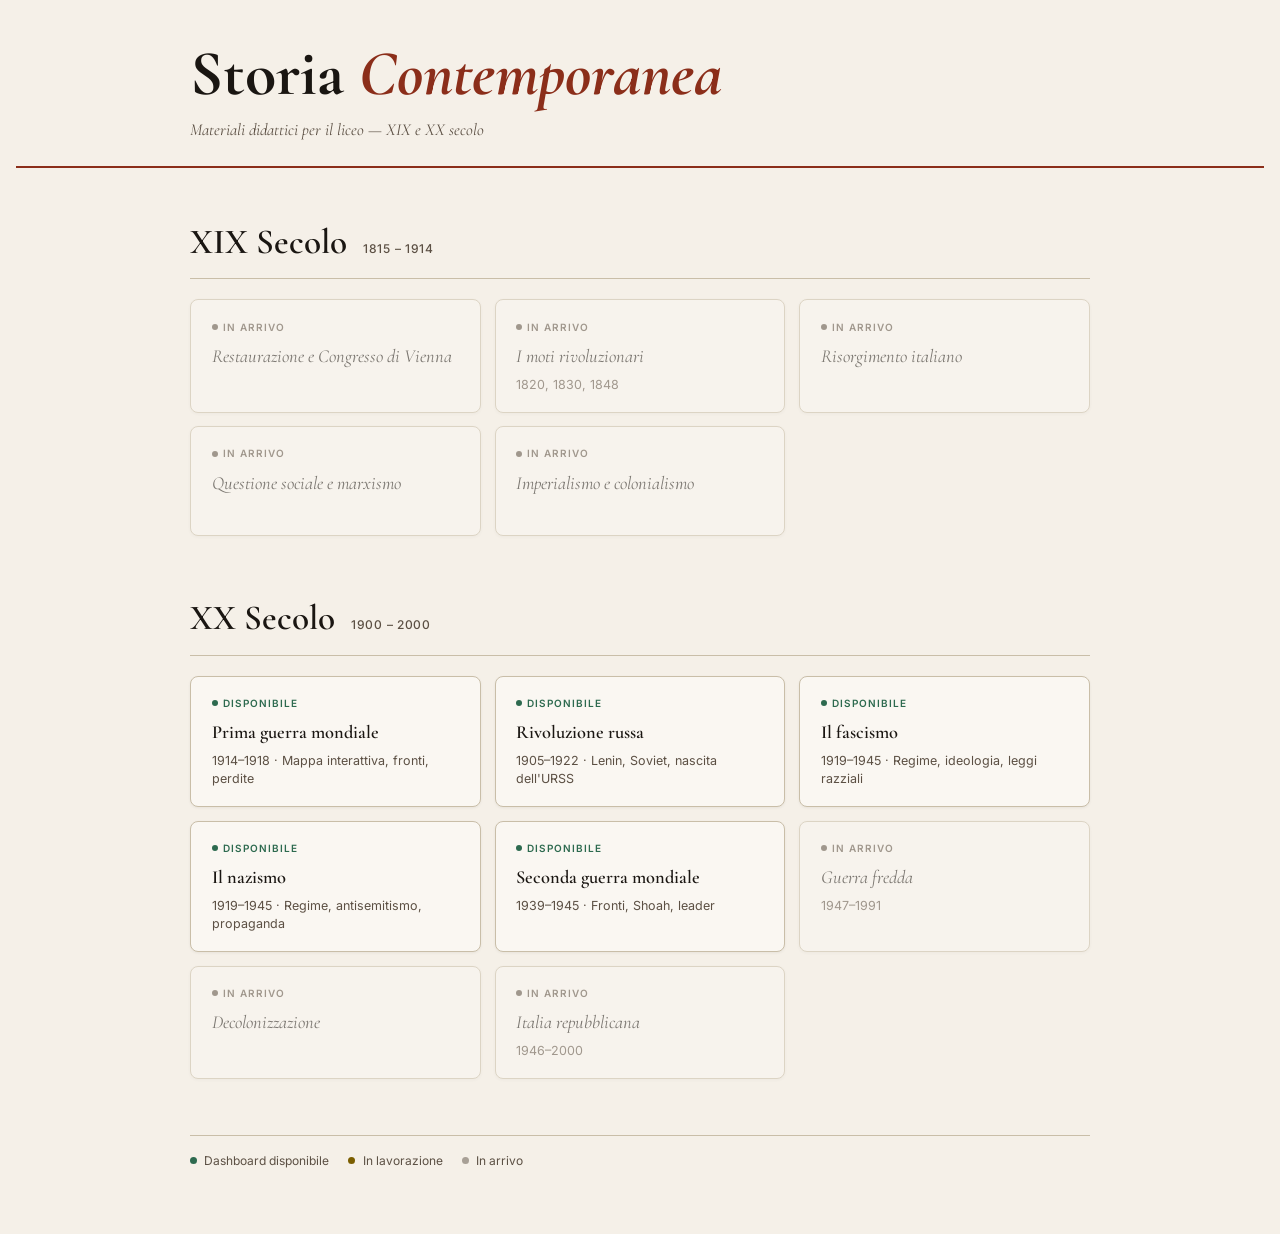
<file: index.html>
<!DOCTYPE html>
<html lang="it">
<head>
<meta charset="UTF-8">
<meta name="viewport" content="width=device-width, initial-scale=1.0">
<title>Storia Contemporanea</title>
<link rel="preconnect" href="https://fonts.googleapis.com">
<link rel="stylesheet" href="https://fonts.googleapis.com/css2?family=Cormorant+Garamond:ital,wght@0,400;0,600;0,700;1,400;1,600&family=Inter:wght@400;500;600&display=swap">

<style>
:root {
  --bg:       #F5F0E8;
  --bg2:      #EDE7D9;
  --fg:       #1A1612;
  --fg2:      #5C5044;
  --accent:   #8B2E1A;
  --accent2:  #C4491F;
  --border:   #C9BEA8;
  --ready:    #2D6A4F;
  --wip:      #7B5E00;
  --card-bg:  #FAF7F2;

  --font-display: 'Cormorant Garamond', Georgia, serif;
  --font-ui:      'Inter', system-ui, sans-serif;

  color-scheme: light;
}

@media (prefers-color-scheme: dark) {
  :root:not([data-theme="light"]) {
    --bg:      #141210;
    --bg2:     #1E1A17;
    --fg:      #E8E0D4;
    --fg2:     #9C9080;
    --accent:  #C4491F;
    --accent2: #E06030;
    --border:  #3A3028;
    --ready:   #4CAF82;
    --wip:     #D4A020;
    --card-bg: #1E1A17;
    color-scheme: dark;
  }
}
:root[data-theme="dark"] {
    --bg:      #141210;
    --bg2:     #1E1A17;
    --fg:      #E8E0D4;
    --fg2:     #9C9080;
    --accent:  #C4491F;
    --accent2: #E06030;
    --border:  #3A3028;
    --ready:   #4CAF82;
    --wip:     #D4A020;
    --card-bg: #1E1A17;
    color-scheme: dark;
}

*, *::before, *::after { box-sizing: border-box; margin: 0; }

body {
  background: var(--bg);
  color: var(--fg);
  font-family: var(--font-ui);
  font-size: 15px;
  line-height: 1.5;
  padding-left:  max(16px, env(safe-area-inset-left,  0px));
  padding-right: max(16px, env(safe-area-inset-right, 0px));
  padding-block: 0;
  min-height: 100%;
}

/* ── HEADER ── */
.site-header {
  border-bottom: 2px solid var(--accent);
  padding-block: 2.5rem 1.5rem;
  margin-bottom: 3rem;
}

.header-inner {
  max-width: 900px;
  margin-inline: auto;
}

.site-title {
  font-family: var(--font-display);
  font-size: clamp(2.4rem, 6vw, 4rem);
  font-weight: 700;
  line-height: 1.05;
  color: var(--fg);
  text-wrap: balance;
}

.site-title em {
  font-style: italic;
  color: var(--accent);
}

.site-subtitle {
  margin-top: 0.6rem;
  font-family: var(--font-display);
  font-size: 1.05rem;
  font-style: italic;
  color: var(--fg2);
}

/* ── MAIN ── */
.main {
  max-width: 900px;
  margin-inline: auto;
  padding-bottom: 4rem;
}

/* ── CENTURY SECTION ── */
.century { margin-bottom: 3.5rem; }

.century-header {
  display: flex;
  align-items: baseline;
  gap: 1rem;
  margin-bottom: 1.25rem;
  padding-bottom: 0.6rem;
  border-bottom: 1px solid var(--border);
}

.century-label {
  font-family: var(--font-display);
  font-size: clamp(1.6rem, 4vw, 2.2rem);
  font-weight: 600;
  color: var(--fg);
}

.century-span {
  font-family: var(--font-ui);
  font-size: 12px;
  font-weight: 500;
  color: var(--fg2);
  letter-spacing: 0.06em;
}

/* ── CARD GRID ── */
.cards {
  display: grid;
  grid-template-columns: repeat(auto-fill, minmax(220px, 1fr));
  gap: 0.85rem;
}

.card {
  background: var(--card-bg);
  border: 1px solid var(--border);
  border-radius: 8px;
  padding: 1.2rem 1.3rem 1.1rem;
  text-decoration: none;
  color: inherit;
  display: flex;
  flex-direction: column;
  gap: 0.5rem;
  transition: box-shadow 0.15s, transform 0.15s, border-color 0.15s;
  position: relative;
  min-height: 110px;
  box-shadow: 0 1px 3px rgba(0,0,0,0.06);
}

.card:hover:not(.card--placeholder) {
  box-shadow: 0 4px 16px rgba(0,0,0,0.1);
  transform: translateY(-2px);
  border-color: var(--accent);
}

.card--placeholder {
  cursor: default;
  opacity: 0.55;
}

.card-badge {
  display: inline-flex;
  align-items: center;
  gap: 0.3rem;
  font-size: 10px;
  font-weight: 600;
  letter-spacing: 0.1em;
  text-transform: uppercase;
  margin-bottom: 0.15rem;
}

.card-badge--ready { color: var(--ready); }
.card-badge--wip   { color: var(--wip); }
.card-badge--soon  { color: var(--fg2); }

.card-badge::before {
  content: '';
  width: 6px;
  height: 6px;
  border-radius: 50%;
  background: currentColor;
  flex-shrink: 0;
}

.card-title {
  font-family: var(--font-display);
  font-size: 1.15rem;
  font-weight: 600;
  line-height: 1.25;
  color: var(--fg);
  text-wrap: balance;
}

.card--placeholder .card-title {
  font-weight: 400;
  font-style: italic;
}

.card-desc {
  font-size: 12.5px;
  color: var(--fg2);
  line-height: 1.45;
}

.card-arrow {
  position: absolute;
  bottom: 1rem;
  right: 1.1rem;
  font-size: 1.1rem;
  color: var(--accent);
  opacity: 0;
  transition: opacity 0.15s, transform 0.15s;
  transform: translateX(-4px);
}

.card:hover:not(.card--placeholder) .card-arrow {
  opacity: 1;
  transform: translateX(0);
}

/* ── LEGEND ── */
.legend {
  margin-top: 2.5rem;
  padding-top: 1rem;
  border-top: 1px solid var(--border);
  display: flex;
  flex-wrap: wrap;
  gap: 1.2rem;
}

.legend-item {
  display: flex;
  align-items: center;
  gap: 0.45rem;
  font-size: 12px;
  color: var(--fg2);
}

.legend-dot {
  width: 7px;
  height: 7px;
  border-radius: 50%;
}

.legend-dot--ready { background: var(--ready); }
.legend-dot--wip   { background: var(--wip); }
.legend-dot--soon  { background: var(--fg2); opacity: 0.5; }
</style>
</head>
<body>

<header class="site-header">
  <div class="header-inner">
    <h1 class="site-title">Storia <em>Contemporanea</em></h1>
    <p class="site-subtitle">Materiali didattici per il liceo — XIX e XX secolo</p>
  </div>
</header>

<main class="main">

  <!-- XIX SECOLO -->
  <section class="century">
    <div class="century-header">
      <h2 class="century-label">XIX Secolo</h2>
      <span class="century-span">1815 – 1914</span>
    </div>
    <div class="cards">

      <div class="card card--placeholder">
        <span class="card-badge card-badge--soon">In arrivo</span>
        <span class="card-title">Restaurazione e Congresso di Vienna</span>
      </div>

      <div class="card card--placeholder">
        <span class="card-badge card-badge--soon">In arrivo</span>
        <span class="card-title">I moti rivoluzionari</span>
        <span class="card-desc">1820, 1830, 1848</span>
      </div>

      <div class="card card--placeholder">
        <span class="card-badge card-badge--soon">In arrivo</span>
        <span class="card-title">Risorgimento italiano</span>
      </div>

      <div class="card card--placeholder">
        <span class="card-badge card-badge--soon">In arrivo</span>
        <span class="card-title">Questione sociale e marxismo</span>
      </div>

      <div class="card card--placeholder">
        <span class="card-badge card-badge--soon">In arrivo</span>
        <span class="card-title">Imperialismo e colonialismo</span>
      </div>

    </div>
  </section>

  <!-- XX SECOLO -->
  <section class="century">
    <div class="century-header">
      <h2 class="century-label">XX Secolo</h2>
      <span class="century-span">1900 – 2000</span>
    </div>
    <div class="cards">

      <a class="card" href="./la-grande-guerra/">
        <span class="card-badge card-badge--ready">Disponibile</span>
        <span class="card-title">Prima guerra mondiale</span>
        <span class="card-desc">1914–1918 · Mappa interattiva, fronti, perdite</span>
        <span class="card-arrow">→</span>
      </a>

      <a class="card" href="./la-rivoluzione-russa/">
        <span class="card-badge card-badge--ready">Disponibile</span>
        <span class="card-title">Rivoluzione russa</span>
        <span class="card-desc">1905–1922 · Lenin, Soviet, nascita dell'URSS</span>
        <span class="card-arrow">→</span>
      </a>

      <a class="card" href="./il-fascismo-in-italia/">
        <span class="card-badge card-badge--ready">Disponibile</span>
        <span class="card-title">Il fascismo</span>
        <span class="card-desc">1919–1945 · Regime, ideologia, leggi razziali</span>
        <span class="card-arrow">→</span>
      </a>

      <a class="card" href="./il-nazismo/">
        <span class="card-badge card-badge--ready">Disponibile</span>
        <span class="card-title">Il nazismo</span>
        <span class="card-desc">1919–1945 · Regime, antisemitismo, propaganda</span>
        <span class="card-arrow">→</span>
      </a>

      <a class="card" href="./la-seconda-guerra-mondiale/">
        <span class="card-badge card-badge--ready">Disponibile</span>
        <span class="card-title">Seconda guerra mondiale</span>
        <span class="card-desc">1939–1945 · Fronti, Shoah, leader</span>
        <span class="card-arrow">→</span>
      </a>

      <div class="card card--placeholder">
        <span class="card-badge card-badge--soon">In arrivo</span>
        <span class="card-title">Guerra fredda</span>
        <span class="card-desc">1947–1991</span>
      </div>

      <div class="card card--placeholder">
        <span class="card-badge card-badge--soon">In arrivo</span>
        <span class="card-title">Decolonizzazione</span>
      </div>

      <div class="card card--placeholder">
        <span class="card-badge card-badge--soon">In arrivo</span>
        <span class="card-title">Italia repubblicana</span>
        <span class="card-desc">1946–2000</span>
      </div>

    </div>
  </section>

  <div class="legend">
    <span class="legend-item"><span class="legend-dot legend-dot--ready"></span> Dashboard disponibile</span>
    <span class="legend-item"><span class="legend-dot legend-dot--wip"></span> In lavorazione</span>
    <span class="legend-item"><span class="legend-dot legend-dot--soon"></span> In arrivo</span>
  </div>

</main>

</body>
</html>
</file>
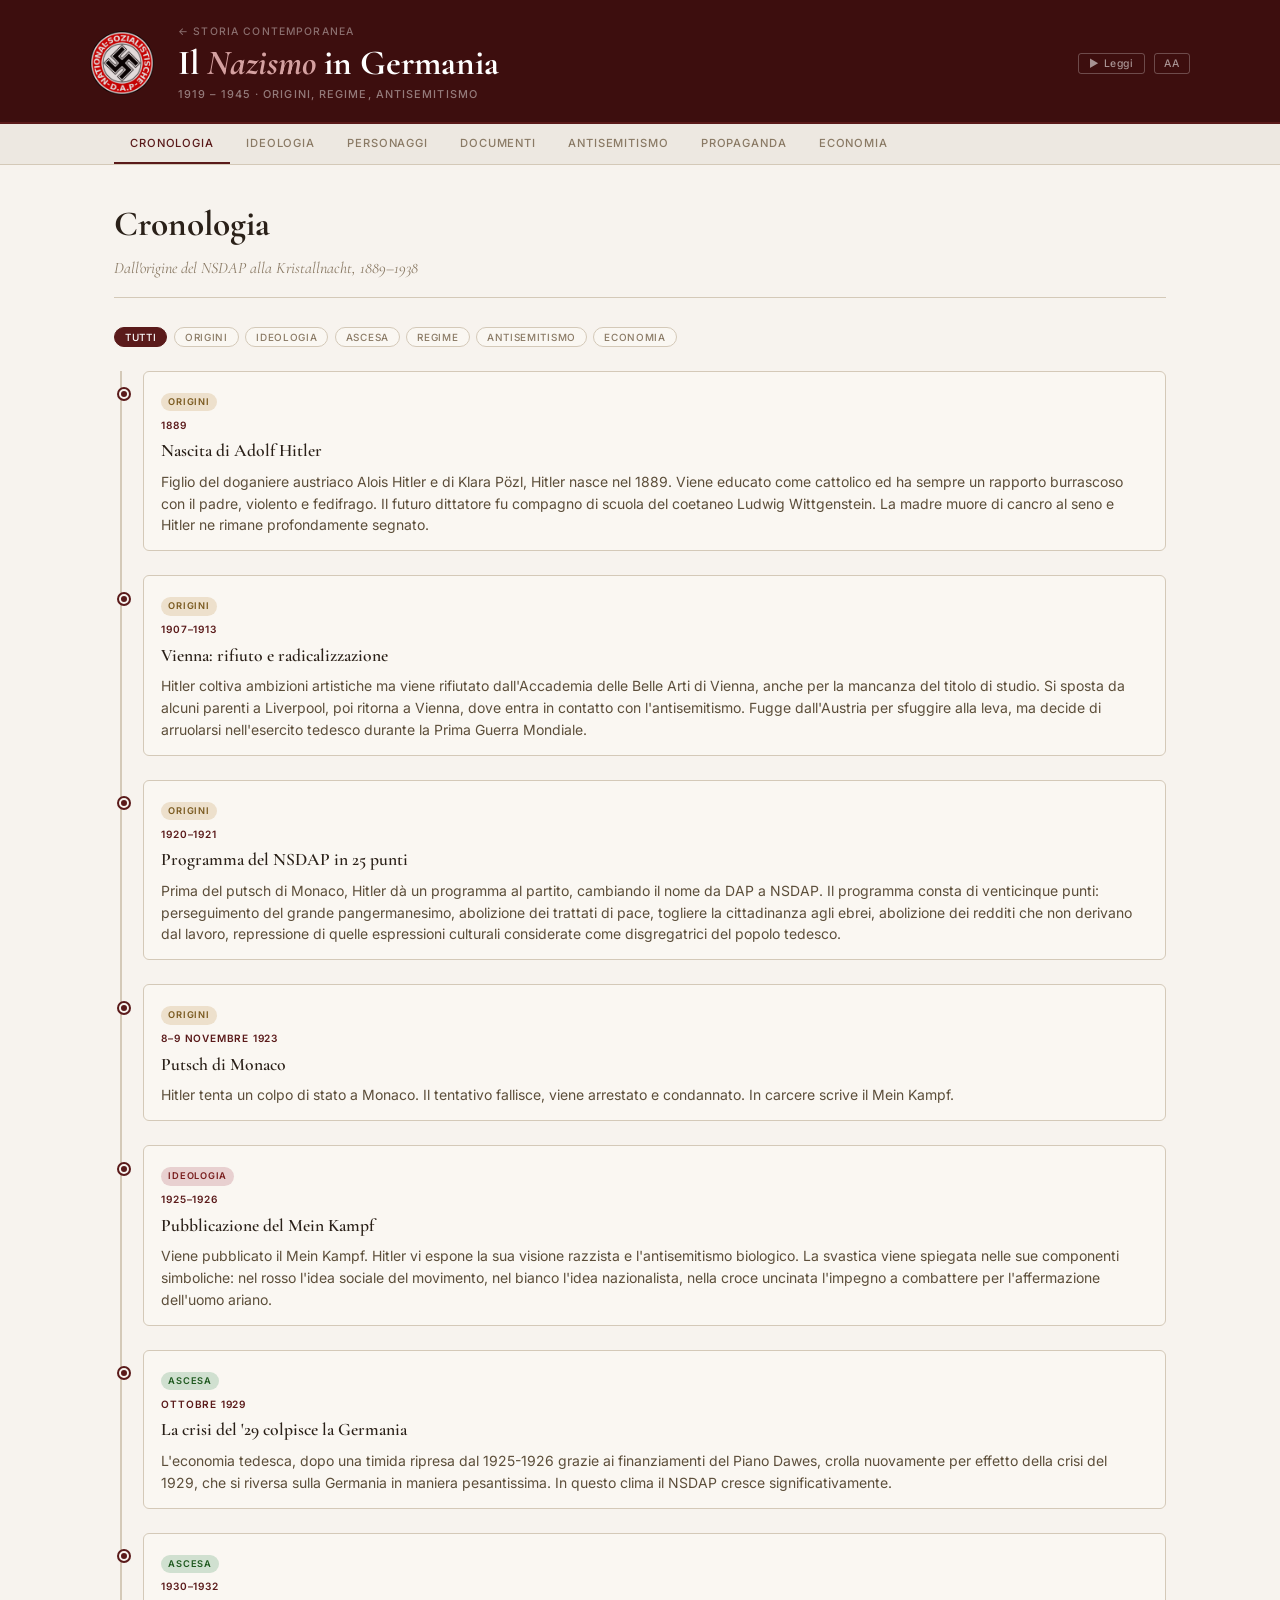
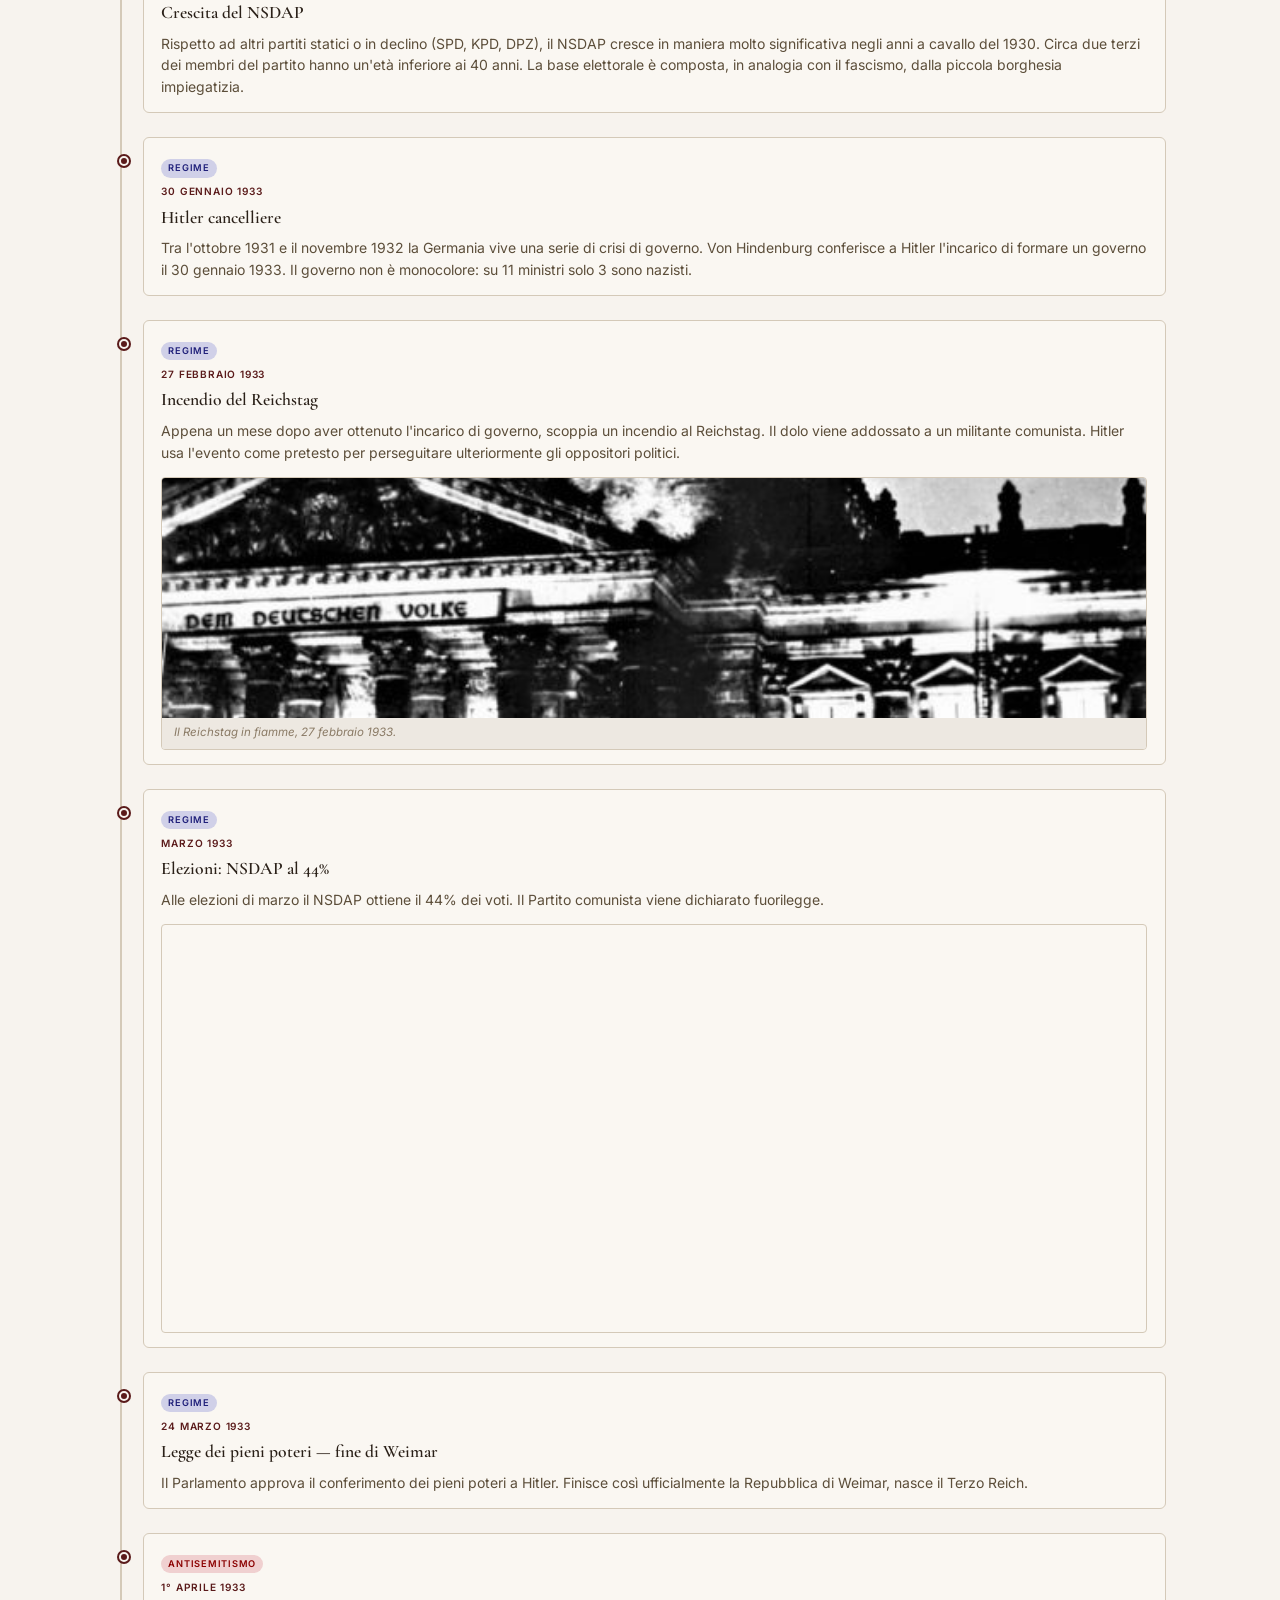
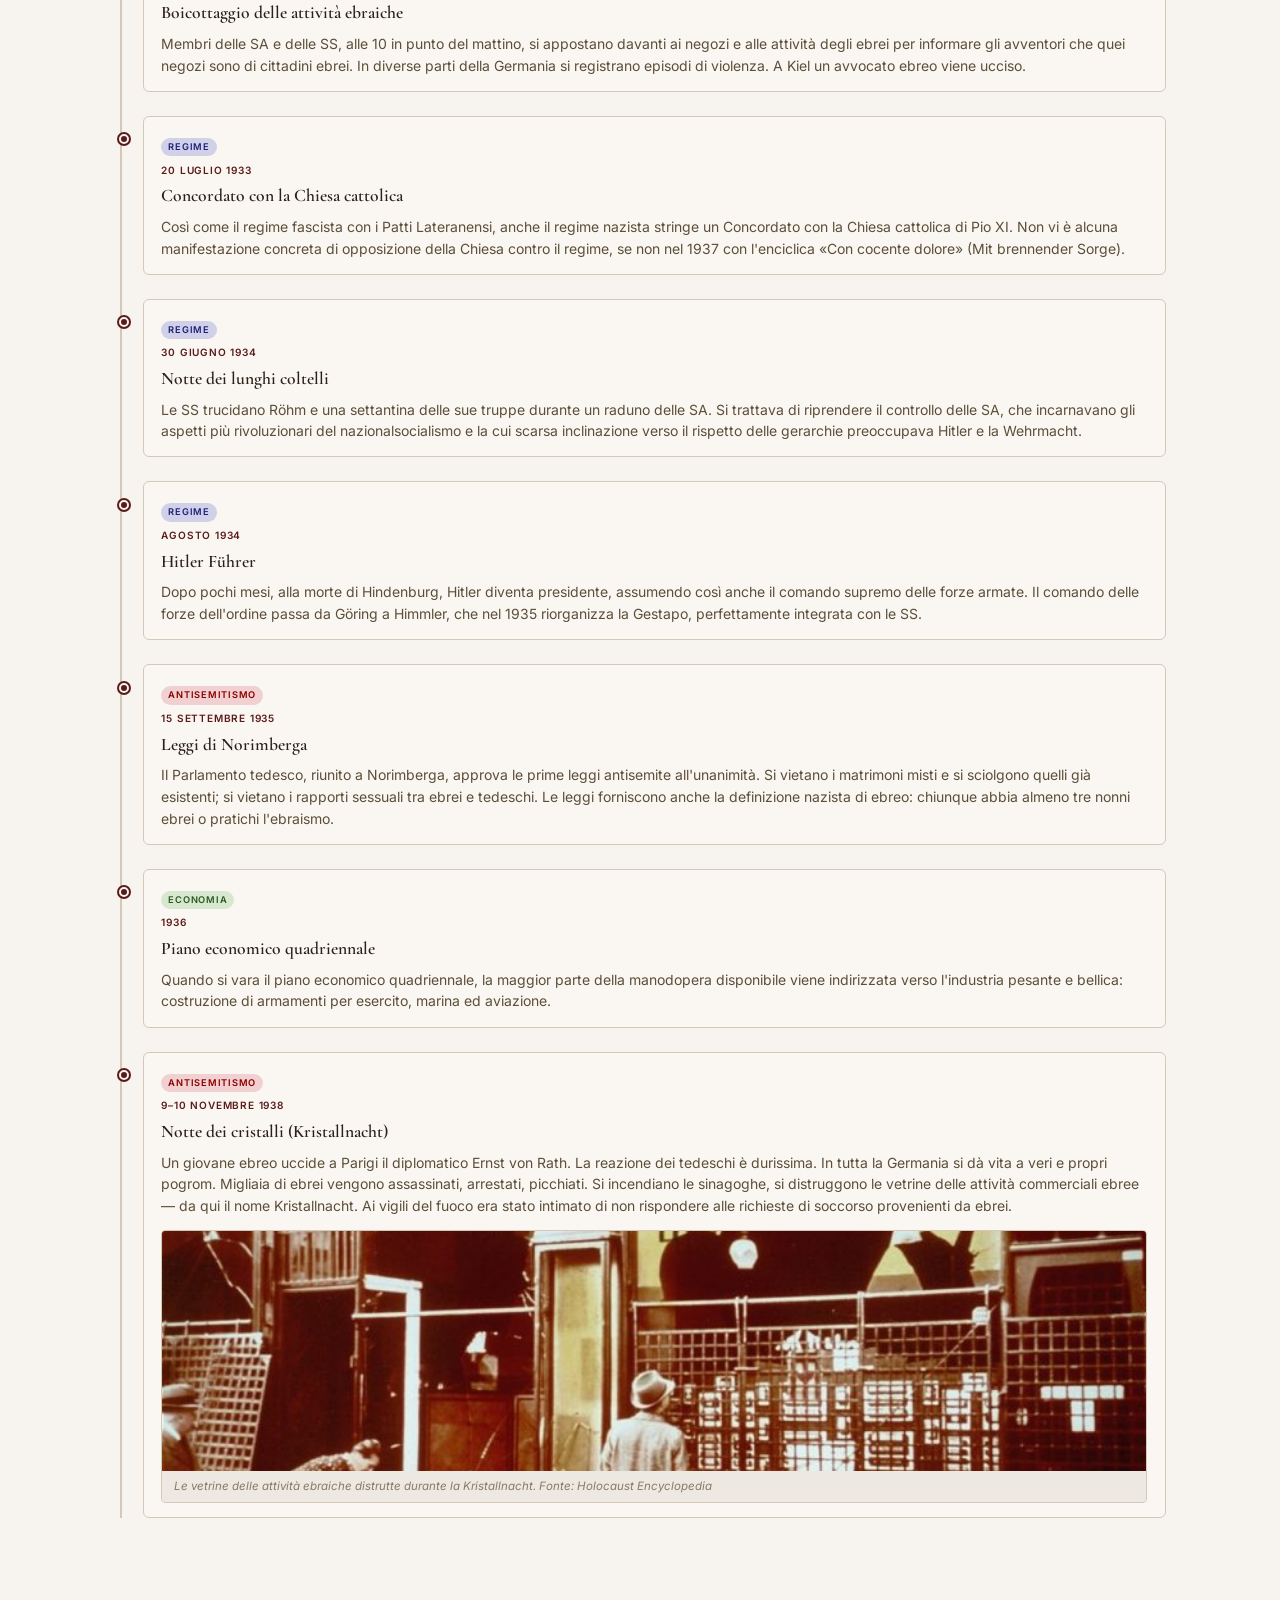
<file: il-nazismo/index.html>
<!DOCTYPE html>
<html lang="it">
<head>
<meta charset="UTF-8">
<meta name="viewport" content="width=device-width, initial-scale=1.0">
<title>Il Nazismo in Germania — Dashboard Didattico</title>
<link rel="preconnect" href="https://fonts.googleapis.com">
<link rel="stylesheet" href="https://fonts.googleapis.com/css2?family=Cormorant+Garamond:ital,wght@0,400;0,600;0,700;1,400;1,600&family=Inter:wght@400;500;600&display=swap">

<style>
:root {
  --bg:           #F7F3EE;
  --bg2:          #EDE8E1;
  --bg3:          #E0D9D0;
  --fg:           #2A2018;
  --fg2:          #5C4E3A;
  --fg3:          #8A7A65;
  --accent:       #5A1A1A;
  --accent2:      #3D0E0E;
  --gold:         #8A6A20;
  --gold-pale:    #F0E6CC;
  --border:       #D4C9B8;
  --card:         #FAF7F2;
  --shadow:       rgba(42,32,24,0.10);
  --tag-bg:       #EDE0CC;
  --tag-fg:       #7A5A20;
  --font-display: 'Cormorant Garamond', Georgia, serif;
  --font-ui:      'Inter', system-ui, sans-serif;
  color-scheme: light;
}

*, *::before, *::after { box-sizing: border-box; margin: 0; padding: 0; }

body {
  font-family: var(--font-ui);
  background: var(--bg);
  color: var(--fg);
  font-size: 15px;
  line-height: 1.55;
  min-height: 100vh;
  display: flex;
  flex-direction: column;
}

.legg-btn {
  font-family: var(--font-ui); font-size: 0.65rem; font-weight: 500; letter-spacing: 0.08em;
  text-transform: uppercase; background: transparent; border: 1px solid rgba(255,255,255,0.25);
  color: rgba(255,255,255,0.55); padding: 3px 9px; border-radius: 3px; cursor: pointer; transition: all 0.15s;
}
.legg-btn:hover, .legg-btn.active { background: rgba(255,255,255,0.12); color: rgba(255,255,255,0.85); border-color: rgba(255,255,255,0.45); }

/* HEADER */
.site-header {
  background: var(--accent2);
  border-bottom: 2px solid var(--accent);
  padding: 1.5rem 1.5rem 1.2rem;
  position: sticky; top: 0; z-index: 100;
}
.header-inner {
  max-width: 1100px; margin-inline: auto;
  display: flex; align-items: center; gap: 1.5rem; flex-wrap: wrap;
}
.header-text { flex: 1; min-width: 0; }
.header-crumb {
  display: block; font-family: var(--font-ui); font-size: 0.65rem; font-weight: 500;
  letter-spacing: 0.11em; text-transform: uppercase; color: rgba(255,255,255,0.40);
  text-decoration: none; margin-bottom: 4px; transition: color 0.15s;
}
.header-crumb:hover { color: rgba(255,255,255,0.75); }
.site-title {
  font-family: var(--font-display); font-size: clamp(1.5rem, 3.5vw, 2.2rem);
  font-weight: 700; color: #fff; line-height: 1.1;
}
.site-title em { font-style: italic; color: #D4A0A0; }
.site-dates {
  font-family: var(--font-ui); font-size: 0.68rem; font-weight: 500;
  letter-spacing: 0.1em; text-transform: uppercase; color: rgba(255,255,255,0.45); margin-top: 3px;
}
.header-controls { display: flex; align-items: center; gap: 0.6rem; flex-shrink: 0; }

.tts-btn {
  font-family: var(--font-ui); font-size: 0.65rem; font-weight: 500; letter-spacing: 0.06em;
  background: transparent; border: 1px solid rgba(255,255,255,0.25); color: rgba(255,255,255,0.55);
  padding: 3px 10px; border-radius: 3px; cursor: pointer; transition: all 0.15s;
  display: none; align-items: center; gap: 5px;
}
.tts-btn.visible { display: inline-flex; }
.tts-btn:hover { background: rgba(255,255,255,0.12); color: rgba(255,255,255,0.85); border-color: rgba(255,255,255,0.45); }

/* NAV TABS */
.nav-tabs { background: var(--bg2); border-bottom: 1px solid var(--border); overflow-x: auto; scrollbar-width: none; }
.nav-tabs::-webkit-scrollbar { display: none; }
.nav-tabs-inner { max-width: 1100px; margin-inline: auto; display: flex; padding: 0 1.5rem; }
.tab-btn {
  font-family: var(--font-ui); font-size: 0.7rem; font-weight: 500; letter-spacing: 0.08em;
  text-transform: uppercase; color: var(--fg3); background: none; border: none;
  border-bottom: 2px solid transparent; padding: 0.75rem 1rem; cursor: pointer;
  transition: color 0.15s, border-color 0.15s; white-space: nowrap;
}
.tab-btn:hover { color: var(--fg2); }
.tab-btn.active { color: var(--accent); border-bottom-color: var(--accent); }

/* MAIN */
.main { flex: 1; max-width: 1100px; width: 100%; margin-inline: auto; padding: 2rem 1.5rem 4rem; }
.section { display: none; }
.section.active { display: block; }

.sec-title { font-family: var(--font-display); font-size: clamp(1.6rem, 3vw, 2.2rem); font-weight: 700; color: var(--fg); margin-bottom: 0.3rem; }
.sec-subtitle { font-family: var(--font-display); font-size: 1rem; font-style: italic; color: var(--fg3); margin-bottom: 1.8rem; padding-bottom: 1rem; border-bottom: 1px solid var(--border); }

/* TIMELINE */
.timeline-filters { display: flex; flex-wrap: wrap; gap: 0.4rem; margin-bottom: 1.5rem; }
.tl-filter {
  font-family: var(--font-ui); font-size: 0.62rem; font-weight: 500; letter-spacing: 0.07em;
  text-transform: uppercase; border: 1px solid var(--border); background: var(--card); color: var(--fg3);
  padding: 3px 10px; border-radius: 20px; cursor: pointer; transition: all 0.15s;
}
.tl-filter.active, .tl-filter:hover { background: var(--accent); color: #fff; border-color: var(--accent); }

.timeline { position: relative; padding-left: 1.8rem; }
.timeline::before { content: ''; position: absolute; left: 6px; top: 0; bottom: 0; width: 2px; background: var(--border); }
.tl-item {
  position: relative; margin-bottom: 1.5rem; padding: 1rem 1.1rem 0.9rem;
  background: var(--card); border: 1px solid var(--border); border-radius: 6px;
  transition: box-shadow 0.15s, transform 0.15s;
}
.tl-item:hover { box-shadow: 0 4px 16px var(--shadow); transform: translateX(2px); }
.tl-item.hidden { display: none; }
.tl-item::before {
  content: ''; position: absolute; left: -1.55rem; top: 1.1rem;
  width: 10px; height: 10px; border-radius: 50%;
  background: var(--accent); border: 2px solid var(--bg); box-shadow: 0 0 0 2px var(--accent);
}
.tl-data { font-family: var(--font-ui); font-size: 0.63rem; font-weight: 600; letter-spacing: 0.08em; text-transform: uppercase; color: var(--accent); margin-bottom: 0.25rem; }
.tl-titolo { font-family: var(--font-display); font-size: 1.1rem; font-weight: 600; color: var(--fg); margin-bottom: 0.4rem; }
.tl-desc { font-size: 0.875rem; color: var(--fg2); line-height: 1.55; }
.tl-photo { margin-top: 0.85rem; border-radius: 4px; overflow: hidden; border: 1px solid var(--border); }
.tl-chart { margin-top: 0.85rem; border-radius: 4px; overflow: hidden; border: 1px solid var(--border); }
.tl-photo img { width: 100%; max-height: 240px; object-fit: cover; display: block; }
.tl-photo-cap { font-size: 0.72rem; font-style: italic; color: var(--fg3); padding: 0.4rem 0.7rem; background: var(--bg2); }

.cat-badge { display: inline-block; font-size: 0.58rem; font-weight: 600; letter-spacing: 0.08em; text-transform: uppercase; padding: 2px 7px; border-radius: 20px; margin-bottom: 0.4rem; }
.cat-origini       { background: #EDE0CC; color: #7A5A20; }
.cat-ideologia     { background: #E8D0D0; color: #7A2020; }
.cat-ascesa        { background: #D0E0D0; color: #205A20; }
.cat-regime        { background: #D0D0E8; color: #20207A; }
.cat-antisemitismo { background: #F0D0D0; color: #8B0000; }
.cat-economia      { background: #D8E8D0; color: #2A5A20; }

/* IDEOLOGIA */
.ideologia-grid { display: grid; grid-template-columns: repeat(auto-fill, minmax(300px, 1fr)); gap: 1rem; }
.idea-card { background: var(--card); border: 1px solid var(--border); border-radius: 8px; padding: 1.3rem 1.4rem 1.2rem; transition: box-shadow 0.15s, transform 0.15s; }
.idea-card:hover { box-shadow: 0 4px 16px var(--shadow); transform: translateY(-2px); }
.idea-titolo { font-family: var(--font-display); font-size: 1.2rem; font-weight: 700; color: var(--fg); margin-bottom: 0.2rem; }
.idea-sub { font-family: var(--font-display); font-size: 0.9rem; font-style: italic; color: var(--accent); margin-bottom: 0.7rem; }
.idea-corpo { font-size: 0.875rem; color: var(--fg2); line-height: 1.6; margin-bottom: 0.8rem; }
.idea-tags { display: flex; flex-wrap: wrap; gap: 0.4rem; }
.idea-tag { font-size: 0.6rem; font-weight: 600; letter-spacing: 0.06em; text-transform: uppercase; background: var(--tag-bg); color: var(--tag-fg); padding: 2px 7px; border-radius: 20px; }

/* PERSONAGGI */
.personaggi-grid { display: grid; grid-template-columns: repeat(auto-fill, minmax(280px, 1fr)); gap: 1rem; }
.pers-card { background: var(--card); border: 1px solid var(--border); border-radius: 8px; overflow: hidden; transition: box-shadow 0.15s, transform 0.15s; }
.pers-card:hover { box-shadow: 0 4px 16px var(--shadow); transform: translateY(-2px); }
.pers-photo { width: 100%; height: 200px; object-fit: cover; object-position: center top; display: block; border-bottom: 1px solid var(--border); filter: grayscale(30%); transition: filter 0.2s; }
.pers-body { padding: 1rem 1.2rem 1.1rem; }
.pers-nome { font-family: var(--font-display); font-size: 1.15rem; font-weight: 700; color: var(--fg); margin-bottom: 0.1rem; }
.pers-date { font-size: 0.7rem; color: var(--fg3); letter-spacing: 0.04em; margin-bottom: 0.15rem; }
.pers-ruolo { font-size: 0.72rem; font-weight: 600; letter-spacing: 0.06em; text-transform: uppercase; margin-bottom: 0.7rem; padding-bottom: 0.6rem; border-bottom: 1px solid var(--border); }
.pers-nsdap        { color: var(--accent); }
.pers-establishment{ color: var(--fg3); }
.pers-opposizione  { color: #2D6A4F; }
.pers-bio { font-size: 0.865rem; color: var(--fg2); line-height: 1.55; }

/* DOCUMENTI */
.documenti-list { display: flex; flex-direction: column; gap: 1.2rem; }
.doc-card { background: var(--card); border: 1px solid var(--border); border-left: 3px solid var(--accent); border-radius: 0 8px 8px 0; padding: 1.2rem 1.4rem 1.1rem; transition: box-shadow 0.15s, transform 0.15s; }
.doc-card:hover { box-shadow: 0 4px 16px var(--shadow); transform: translateY(-2px); }
.doc-meta { display: flex; flex-wrap: wrap; gap: 0.6rem; align-items: center; margin-bottom: 0.5rem; }
.doc-data { font-size: 0.65rem; font-weight: 600; letter-spacing: 0.08em; text-transform: uppercase; color: var(--accent); }
.doc-autore { font-size: 0.7rem; color: var(--fg3); font-style: italic; }
.doc-titolo { font-family: var(--font-display); font-size: 1.15rem; font-weight: 700; color: var(--fg); margin-bottom: 0.7rem; }
.doc-testo { font-family: var(--font-display); font-size: 1rem; font-style: italic; color: var(--fg2); line-height: 1.7; border-left: 2px solid var(--gold-pale); padding-left: 1rem; margin-bottom: 0.8rem; }
.doc-commento { font-size: 0.865rem; color: var(--fg2); line-height: 1.6; }
details summary { cursor: pointer; font-size: 0.72rem; font-weight: 600; letter-spacing: 0.06em; text-transform: uppercase; color: var(--fg3); user-select: none; margin-bottom: 0.6rem; transition: color 0.15s; }
details summary:hover { color: var(--fg2); }
details[open] summary { color: var(--fg); }

/* ANTISEMITISMO */
.antisem-list { display: flex; flex-direction: column; gap: 1.5rem; }
.antisem-card { background: var(--card); border: 1px solid var(--border); border-radius: 8px; padding: 1.3rem 1.5rem 1.2rem; transition: box-shadow 0.15s, transform 0.15s; }
.antisem-card:hover { box-shadow: 0 4px 16px var(--shadow); transform: translateY(-2px); }
.antisem-header { display: flex; align-items: baseline; flex-wrap: wrap; gap: 0.8rem; margin-bottom: 0.6rem; }
.antisem-data { font-size: 0.63rem; font-weight: 600; letter-spacing: 0.08em; text-transform: uppercase; color: var(--accent); }
.antisem-fase { font-size: 0.6rem; font-weight: 600; letter-spacing: 0.07em; text-transform: uppercase; padding: 2px 8px; border-radius: 20px; background: #F0D0D0; color: #8B0000; }
.antisem-titolo { font-family: var(--font-display); font-size: 1.15rem; font-weight: 700; color: var(--fg); margin-bottom: 0.6rem; }
.antisem-desc { font-size: 0.875rem; color: var(--fg2); line-height: 1.6; margin-bottom: 0.9rem; }
.antisem-cons-title { font-size: 0.65rem; font-weight: 600; letter-spacing: 0.08em; text-transform: uppercase; color: var(--fg3); margin-bottom: 0.4rem; }
.antisem-cons { list-style: none; display: flex; flex-direction: column; gap: 0.25rem; }
.antisem-cons li { font-size: 0.845rem; color: var(--fg2); padding-left: 1rem; position: relative; }
.antisem-cons li::before { content: '›'; position: absolute; left: 0; color: var(--accent); font-weight: 700; }

/* PROPAGANDA */
.prop-grid { display: grid; grid-template-columns: repeat(auto-fill, minmax(300px, 1fr)); gap: 1rem; }
.prop-card { background: var(--card); border: 1px solid var(--border); border-radius: 8px; padding: 1.2rem 1.3rem 1.1rem; transition: box-shadow 0.15s, transform 0.15s; }
.prop-card:hover { box-shadow: 0 4px 16px var(--shadow); transform: translateY(-2px); }
.prop-titolo { font-family: var(--font-display); font-size: 1.1rem; font-weight: 700; color: var(--fg); margin-bottom: 0.15rem; }
.prop-resp { font-size: 0.68rem; color: var(--fg3); font-style: italic; margin-bottom: 0.7rem; padding-bottom: 0.6rem; border-bottom: 1px solid var(--border); }
.prop-desc { font-size: 0.865rem; color: var(--fg2); line-height: 1.6; margin-bottom: 0.8rem; }
.prop-strumenti-title { font-size: 0.62rem; font-weight: 600; letter-spacing: 0.07em; text-transform: uppercase; color: var(--fg3); margin-bottom: 0.35rem; }
.prop-strumenti { list-style: none; display: flex; flex-direction: column; gap: 0.2rem; }
.prop-strumenti li { font-size: 0.82rem; color: var(--fg2); padding-left: 0.9rem; position: relative; }
.prop-strumenti li::before { content: '·'; position: absolute; left: 0; color: var(--accent); font-weight: 700; }

/* ECONOMIA */
.eco-list { display: flex; flex-direction: column; gap: 1.2rem; }
.eco-card { background: var(--card); border: 1px solid var(--border); border-radius: 8px; padding: 1.3rem 1.5rem 1.2rem; transition: box-shadow 0.15s, transform 0.15s; }
.eco-card:hover { box-shadow: 0 4px 16px var(--shadow); transform: translateY(-2px); }
.eco-periodo { font-size: 0.63rem; font-weight: 600; letter-spacing: 0.08em; text-transform: uppercase; color: var(--fg3); display: block; margin-bottom: 0.3rem; }
.eco-titolo { font-family: var(--font-display); font-size: 1.15rem; font-weight: 700; color: var(--fg); margin-bottom: 0.6rem; }
.eco-desc { font-size: 0.875rem; color: var(--fg2); line-height: 1.6; margin-bottom: 0.8rem; }
.eco-citazione { font-family: var(--font-display); font-size: 0.95rem; font-style: italic; color: var(--fg2); line-height: 1.7; border-left: 2px solid var(--gold-pale); padding-left: 1rem; margin-bottom: 0.8rem; }
.eco-dati { display: flex; flex-direction: column; gap: 0.25rem; }
.eco-dato { font-size: 0.83rem; color: var(--fg2); padding-left: 1rem; position: relative; }
.eco-dato::before { content: '›'; position: absolute; left: 0; color: var(--gold); font-weight: 700; }

/* HEADER LOGO */
.header-logo {
  width: 64px; height: 64px; object-fit: contain; flex-shrink: 0;
  border-radius: 50%; opacity: 0.85;
}

/* FOTO CON DIDASCALIA */
.photo-block {
  margin: 1.8rem 0; border-radius: 8px; overflow: hidden;
  border: 1px solid var(--border); background: var(--card);
}
.photo-block img {
  width: 100%; display: block; max-height: 420px; object-fit: cover;
}
.photo-caption {
  font-size: 0.78rem; color: var(--fg3); line-height: 1.5;
  padding: 0.65rem 1rem; border-top: 1px solid var(--border);
  font-style: italic;
}
.photo-caption a { color: var(--fg3); text-underline-offset: 2px; }

/* ALTA LEGGIBILITÀ */
:root.alta-legg .tl-desc,
:root.alta-legg .tl-title,
:root.alta-legg .prop-desc,
:root.alta-legg .eco-desc,
:root.alta-legg .doc-testo,
:root.alta-legg .doc-commento,
:root.alta-legg .pers-bio {
  font-family: Arial, sans-serif !important;
  line-height: 2.0 !important;
  letter-spacing: .04em !important;
  word-spacing: .18em !important;
}
:root.alta-legg .tl-desc,
:root.alta-legg .eco-desc,
:root.alta-legg .doc-testo,
:root.alta-legg .prop-desc,
:root.alta-legg .pers-bio {
  font-size: 1.02rem !important;
}

/* CHART EMBED (Datawrapper) */
.chart-embed {
  margin: 1.8rem 0;
  border-radius: 8px; overflow: hidden;
  border: 1px solid var(--border);
}
.chart-embed iframe {
  display: block; width: 100%; min-width: 100% !important;
  border: none;
}

/* FOCUS BOX */
.focus-box {
  margin: 2rem 0; background: var(--gold-pale);
  border: 1px solid #D4B870; border-left: 4px solid var(--gold);
  border-radius: 0 8px 8px 0; padding: 1.4rem 1.5rem;
}
.focus-header {
  display: flex; align-items: center; gap: 1rem; margin-bottom: 0.9rem;
}
.focus-img {
  width: 72px; height: 72px; object-fit: contain; flex-shrink: 0;
}
.focus-label {
  font-size: 0.6rem; font-weight: 700; letter-spacing: 0.12em;
  text-transform: uppercase; color: var(--gold); display: block; margin-bottom: 0.25rem;
}
.focus-titolo {
  font-family: var(--font-display); font-size: 1.2rem; font-weight: 700; color: var(--fg);
}
.focus-corpo { font-size: 0.875rem; color: var(--fg2); line-height: 1.65; margin-bottom: 0.9rem; }
.focus-citazione {
  font-family: var(--font-display); font-size: 0.95rem; font-style: italic;
  color: var(--fg2); line-height: 1.7;
  border-left: 2px solid var(--gold); padding-left: 1rem;
}

@media (max-width: 600px) {
  .header-inner { flex-direction: column; align-items: flex-start; gap: 0.7rem; }
  .main { padding: 1.5rem 1rem 3rem; }
  .ideologia-grid, .personaggi-grid, .prop-grid { grid-template-columns: 1fr; }
  .header-logo { width: 48px; height: 48px; }
}
</style>

<!-- Datawrapper responsive resize -->
<script>(function(){window.addEventListener("message",function(e){if(e.data["datawrapper-height"]!==void 0){var t=document.querySelectorAll("iframe");for(var n in e.data["datawrapper-height"])for(var r=0,i;i=t[r];r++)if(i.contentWindow===e.source){var a=e.data["datawrapper-height"][n]+"px";i.style.height=a}}})})();</script>
</head>
<body>

<header class="site-header">
  <div class="header-inner">
    <img src="./assets/img/logo-nsdap.png" alt="Emblema del NSDAP" class="header-logo">
    <div class="header-text">
      <a href="../" class="header-crumb">← Storia Contemporanea</a>
      <h1 class="site-title">Il <em>Nazismo</em> in Germania</h1>
      <p class="site-dates">1919 – 1945 · Origini, regime, antisemitismo</p>
    </div>
    <div class="header-controls">
      <button class="tts-btn" id="tts-play" onclick="ttsPlay()">▶ Leggi</button>
      <button class="tts-btn" id="tts-stop" onclick="ttsStop()">⏹ Stop</button>
      <button class="legg-btn" id="legg-btn" onclick="toggleLegg()" title="Alta leggibilità">Aa</button>
    </div>
  </div>
</header>

<nav class="nav-tabs">
  <div class="nav-tabs-inner">
    <button class="tab-btn active" onclick="showTab('timeline', this)">Cronologia</button>
    <button class="tab-btn" onclick="showTab('ideologia', this)">Ideologia</button>
    <button class="tab-btn" onclick="showTab('personaggi', this)">Personaggi</button>
    <button class="tab-btn" onclick="showTab('documenti', this)">Documenti</button>
    <button class="tab-btn" onclick="showTab('antisemitismo', this)">Antisemitismo</button>
    <button class="tab-btn" onclick="showTab('propaganda', this)">Propaganda</button>
    <button class="tab-btn" onclick="showTab('economia', this)">Economia</button>
  </div>
</nav>

<main class="main">

  <section id="sec-timeline" class="section active">
    <h2 class="sec-title">Cronologia</h2>
    <p class="sec-subtitle">Dall'origine del NSDAP alla Kristallnacht, 1889–1938</p>
    <div class="timeline-filters" id="tl-filters">
      <button class="tl-filter active" onclick="filterTimeline('all', this)">Tutti</button>
      <button class="tl-filter" onclick="filterTimeline('origini', this)">Origini</button>
      <button class="tl-filter" onclick="filterTimeline('ideologia', this)">Ideologia</button>
      <button class="tl-filter" onclick="filterTimeline('ascesa', this)">Ascesa</button>
      <button class="tl-filter" onclick="filterTimeline('regime', this)">Regime</button>
      <button class="tl-filter" onclick="filterTimeline('antisemitismo', this)">Antisemitismo</button>
      <button class="tl-filter" onclick="filterTimeline('economia', this)">Economia</button>
    </div>
    <div class="timeline" id="timeline-container"></div>

  </section>

  <section id="sec-ideologia" class="section">
    <h2 class="sec-title">Ideologia</h2>
    <p class="sec-subtitle">Le componenti del nazionalsocialismo</p>
    <div class="ideologia-grid" id="ideologia-container"></div>

    <div class="focus-box">
      <div class="focus-header">
        <img src="./assets/img/svastica-induista.png" alt="Svastica induista" class="focus-img">
        <div>
          <span class="focus-label">Focus</span>
          <span class="focus-titolo">La svastica: dall'Asia al nazismo</span>
        </div>
      </div>
      <p class="focus-corpo">Il simbolo della svastica è oggi indissolubilmente associato al nazismo ed è utilizzato tuttora da associazioni illegali di stampo neonazista o neofascista. In moltissimi Stati la sua esibizione è considerata un reato, ricadendo nelle fattispecie di apologia del nazifascismo o di incitamento all'odio. Tuttavia, dal punto di vista storico, la svastica non ha alcun significato antisemita originariamente: è un simbolo antichissimo e augurale, diffuso in praticamente tutta l'Asia, dall'India al Giappone. Hitler conosceva questo simbolo, avendolo incontrato durante i suoi anni di studio delle culture orientali, e lo adottò per il partito nella configurazione di una svastica nera in un cerchio bianco su fondo rosso.</p>
      <blockquote class="focus-citazione">«Nel rosso riconosciamo l'idea sociale del movimento, nel bianco l'idea nazionalista, nella croce uncinata l'impegno a combattere per l'affermazione dell'uomo ariano e per il diffondersi della tendenza al lavoro creativo, che fu e sarà sempre antisemitico.»<br><small style="font-size:0.78rem; color:var(--fg3); font-style:normal;">— Adolf Hitler, <em>Mein Kampf</em></small></blockquote>
    </div>
  </section>

  <section id="sec-personaggi" class="section">
    <h2 class="sec-title">Personaggi</h2>
    <p class="sec-subtitle">Protagonisti del nazismo e della resistenza</p>
    <div class="personaggi-grid" id="personaggi-container"></div>
  </section>

  <section id="sec-documenti" class="section">
    <h2 class="sec-title">Documenti</h2>
    <p class="sec-subtitle">Fonti primarie con commento storico</p>
    <div class="documenti-list" id="documenti-container"></div>
  </section>

  <section id="sec-antisemitismo" class="section">
    <h2 class="sec-title">Antisemitismo</h2>
    <p class="sec-subtitle">Dalla discriminazione alla violenza di massa, 1933–1938</p>
    <div class="antisem-list" id="antisem-container"></div>

    <div class="chart-embed">
      <iframe title="I principali lager nazisti" aria-label="Mappa simbolica" id="datawrapper-chart-VNouR" src="//datawrapper.dwcdn.net/VNouR/2/" scrolling="no" frameborder="0" style="width: 0; min-width: 100% !important; border: none;" height="615" data-external="1"></iframe>
    </div>

    <div class="photo-block">
      <img src="./assets/img/stella-ghetto-lodz.png" alt="Stella di David e ebrei nel ghetto di Lodz">
      <p class="photo-caption">A sinistra, la stella di David di stoffa che gli ebrei erano obbligati a cucire sugli abiti per identificarsi. A destra, ebrei nel ghetto di Łódź in Polonia che indossano la stella. Fonte: JTA / Jewish Chronicle / Heritage Images / Getty Images</p>
    </div>
  </section>

  <section id="sec-propaganda" class="section">
    <h2 class="sec-title">Propaganda</h2>
    <p class="sec-subtitle">La macchina del consenso nazista</p>
    <div class="prop-grid" id="prop-container"></div>
  </section>

  <section id="sec-economia" class="section">
    <h2 class="sec-title">Economia</h2>
    <p class="sec-subtitle">Dal crollo del '29 all'economia di guerra</p>
    <div class="eco-list" id="eco-container"></div>

  </section>

</main>

<script>
/* ═══ DATA — testi dall'articolo di V. F. Brugnola ═══ */

const timelineData = [
  {
    anno: 1889,
    data: "1889",
    titolo: "Nascita di Adolf Hitler",
    desc: "Figlio del doganiere austriaco Alois Hitler e di Klara Pözl, Hitler nasce nel 1889. Viene educato come cattolico ed ha sempre un rapporto burrascoso con il padre, violento e fedifrago. Il futuro dittatore fu compagno di scuola del coetaneo Ludwig Wittgenstein. La madre muore di cancro al seno e Hitler ne rimane profondamente segnato.",
    categoria: "origini"
  },
  {
    anno: 1907,
    data: "1907–1913",
    titolo: "Vienna: rifiuto e radicalizzazione",
    desc: "Hitler coltiva ambizioni artistiche ma viene rifiutato dall'Accademia delle Belle Arti di Vienna, anche per la mancanza del titolo di studio. Si sposta da alcuni parenti a Liverpool, poi ritorna a Vienna, dove entra in contatto con l'antisemitismo. Fugge dall'Austria per sfuggire alla leva, ma decide di arruolarsi nell'esercito tedesco durante la Prima Guerra Mondiale.",
    categoria: "origini"
  },
  {
    anno: 1920,
    data: "1920–1921",
    titolo: "Programma del NSDAP in 25 punti",
    desc: "Prima del putsch di Monaco, Hitler dà un programma al partito, cambiando il nome da DAP a NSDAP. Il programma consta di venticinque punti: perseguimento del grande pangermanesimo, abolizione dei trattati di pace, togliere la cittadinanza agli ebrei, abolizione dei redditi che non derivano dal lavoro, repressione di quelle espressioni culturali considerate come disgregatrici del popolo tedesco.",
    categoria: "origini"
  },
  {
    anno: 1923,
    data: "8–9 novembre 1923",
    titolo: "Putsch di Monaco",
    desc: "Hitler tenta un colpo di stato a Monaco. Il tentativo fallisce, viene arrestato e condannato. In carcere scrive il Mein Kampf.",
    categoria: "origini"
  },
  {
    anno: 1925,
    data: "1925–1926",
    titolo: "Pubblicazione del Mein Kampf",
    desc: "Viene pubblicato il Mein Kampf. Hitler vi espone la sua visione razzista e l'antisemitismo biologico. La svastica viene spiegata nelle sue componenti simboliche: nel rosso l'idea sociale del movimento, nel bianco l'idea nazionalista, nella croce uncinata l'impegno a combattere per l'affermazione dell'uomo ariano.",
    categoria: "ideologia"
  },
  {
    anno: 1929,
    data: "Ottobre 1929",
    titolo: "La crisi del '29 colpisce la Germania",
    desc: "L'economia tedesca, dopo una timida ripresa dal 1925-1926 grazie ai finanziamenti del Piano Dawes, crolla nuovamente per effetto della crisi del 1929, che si riversa sulla Germania in maniera pesantissima. In questo clima il NSDAP cresce significativamente.",
    categoria: "ascesa"
  },
  {
    anno: 1930,
    data: "1930–1932",
    titolo: "Crescita del NSDAP",
    desc: "Rispetto ad altri partiti statici o in declino (SPD, KPD, DPZ), il NSDAP cresce in maniera molto significativa negli anni a cavallo del 1930. Circa due terzi dei membri del partito hanno un'età inferiore ai 40 anni. La base elettorale è composta, in analogia con il fascismo, dalla piccola borghesia impiegatizia.",
    categoria: "ascesa"
  },
  {
    anno: 1933,
    data: "30 gennaio 1933",
    titolo: "Hitler cancelliere",
    desc: "Tra l'ottobre 1931 e il novembre 1932 la Germania vive una serie di crisi di governo. Von Hindenburg conferisce a Hitler l'incarico di formare un governo il 30 gennaio 1933. Il governo non è monocolore: su 11 ministri solo 3 sono nazisti.",
    categoria: "regime"
  },
  {
    anno: 1933,
    data: "27 febbraio 1933",
    titolo: "Incendio del Reichstag",
    desc: "Appena un mese dopo aver ottenuto l'incarico di governo, scoppia un incendio al Reichstag. Il dolo viene addossato a un militante comunista. Hitler usa l'evento come pretesto per perseguitare ulteriormente gli oppositori politici.",
    img: "./assets/img/incendio-reichstag.png",
    imgAlt: "Incendio del Reichstag, 27 febbraio 1933",
    imgCap: "Il Reichstag in fiamme, 27 febbraio 1933.",
    categoria: "regime"
  },
  {
    anno: 1933,
    data: "Marzo 1933",
    titolo: "Elezioni: NSDAP al 44%",
    desc: "Alle elezioni di marzo il NSDAP ottiene il 44% dei voti. Il Partito comunista viene dichiarato fuorilegge.",
    chart: `<iframe title="Crescita del Partito Nazional Socialista dei Lavoratori" aria-label="Linee" id="datawrapper-chart-ULaaF" src="https://datawrapper.dwcdn.net/ULaaF/2/" scrolling="no" frameborder="0" style="width:0;min-width:100%!important;border:none;" height="400" data-external="1"></iframe>`,
    categoria: "regime"
  },
  {
    anno: 1933,
    data: "24 marzo 1933",
    titolo: "Legge dei pieni poteri — fine di Weimar",
    desc: "Il Parlamento approva il conferimento dei pieni poteri a Hitler. Finisce così ufficialmente la Repubblica di Weimar, nasce il Terzo Reich.",
    categoria: "regime"
  },
  {
    anno: 1933,
    data: "1° aprile 1933",
    titolo: "Boicottaggio delle attività ebraiche",
    desc: "Membri delle SA e delle SS, alle 10 in punto del mattino, si appostano davanti ai negozi e alle attività degli ebrei per informare gli avventori che quei negozi sono di cittadini ebrei. In diverse parti della Germania si registrano episodi di violenza. A Kiel un avvocato ebreo viene ucciso.",
    categoria: "antisemitismo"
  },
  {
    anno: 1933,
    data: "20 luglio 1933",
    titolo: "Concordato con la Chiesa cattolica",
    desc: "Così come il regime fascista con i Patti Lateranensi, anche il regime nazista stringe un Concordato con la Chiesa cattolica di Pio XI. Non vi è alcuna manifestazione concreta di opposizione della Chiesa contro il regime, se non nel 1937 con l'enciclica «Con cocente dolore» (Mit brennender Sorge).",
    categoria: "regime"
  },
  {
    anno: 1934,
    data: "30 giugno 1934",
    titolo: "Notte dei lunghi coltelli",
    desc: "Le SS trucidano Röhm e una settantina delle sue truppe durante un raduno delle SA. Si trattava di riprendere il controllo delle SA, che incarnavano gli aspetti più rivoluzionari del nazionalsocialismo e la cui scarsa inclinazione verso il rispetto delle gerarchie preoccupava Hitler e la Wehrmacht.",
    categoria: "regime"
  },
  {
    anno: 1934,
    data: "Agosto 1934",
    titolo: "Hitler Führer",
    desc: "Dopo pochi mesi, alla morte di Hindenburg, Hitler diventa presidente, assumendo così anche il comando supremo delle forze armate. Il comando delle forze dell'ordine passa da Göring a Himmler, che nel 1935 riorganizza la Gestapo, perfettamente integrata con le SS.",
    categoria: "regime"
  },
  {
    anno: 1935,
    data: "15 settembre 1935",
    titolo: "Leggi di Norimberga",
    desc: "Il Parlamento tedesco, riunito a Norimberga, approva le prime leggi antisemite all'unanimità. Si vietano i matrimoni misti e si sciolgono quelli già esistenti; si vietano i rapporti sessuali tra ebrei e tedeschi. Le leggi forniscono anche la definizione nazista di ebreo: chiunque abbia almeno tre nonni ebrei o pratichi l'ebraismo.",
    categoria: "antisemitismo"
  },
  {
    anno: 1936,
    data: "1936",
    titolo: "Piano economico quadriennale",
    desc: "Quando si vara il piano economico quadriennale, la maggior parte della manodopera disponibile viene indirizzata verso l'industria pesante e bellica: costruzione di armamenti per esercito, marina ed aviazione.",
    categoria: "economia"
  },
  {
    anno: 1938,
    data: "9–10 novembre 1938",
    titolo: "Notte dei cristalli (Kristallnacht)",
    desc: "Un giovane ebreo uccide a Parigi il diplomatico Ernst von Rath. La reazione dei tedeschi è durissima. In tutta la Germania si dà vita a veri e propri pogrom. Migliaia di ebrei vengono assassinati, arrestati, picchiati. Si incendiano le sinagoghe, si distruggono le vetrine delle attività commerciali ebree — da qui il nome Kristallnacht. Ai vigili del fuoco era stato intimato di non rispondere alle richieste di soccorso provenienti da ebrei.",
    img: "./assets/img/kristallnacht.png",
    imgAlt: "Vetrine distrutte durante la Kristallnacht",
    imgCap: "Le vetrine delle attività ebraiche distrutte durante la Kristallnacht. Fonte: Holocaust Encyclopedia",
    categoria: "antisemitismo"
  }
];

const ideologiaData = [
  {
    titolo: "Nazionalismo bellicista",
    sottotitolo: "La rivincita di Versailles",
    corpo: "Il nazionalismo nazista trovò appoggio in tutte quelle fasce di popolazione rimaste deluse — ed anzi disonorevoli — delle condizioni imposte dal Trattato di Versailles, alla fine della Grande Guerra. Molti cittadini tedeschi credevano che la Germania non fosse stata davvero sconfitta nella Prima Guerra Mondiale e reputavano eccessivamente pesanti le sofferenze derivate dalla politica iperinflattiva degli anni Venti. Si trattava dunque di restituire alla Germania l'onore e il prestigio consoni ad una grande potenza europea, sottratti dalle clausole del Trattato di Versailles.",
    tag: ["Versailles", "Pangermanesimo", "Dolchstoßlegende"]
  },
  {
    titolo: "Antisemitismo biologico",
    sottotitolo: "Il nemico razziale",
    corpo: "Non si può separare il nazismo dall'antisemitismo. Si può anzi affermare che l'antisemitismo sia una delle componenti costitutive del nazismo. Gli ebrei vengono concepiti come un gruppo sociale parassitario, che porta alla morte il popolo che lo ospita. L'ebreo era accusato di essere una delle cause, se non la principale, del periodo nefasto che la Germania attraversava dalla fine della Grande Guerra.",
    tag: ["Mein Kampf", "Razza", "Soluzione finale"]
  },
  {
    titolo: "Soppressione dell'opposizione",
    sottotitolo: "Terrore come strumento politico",
    corpo: "I nazisti si scagliano soprattutto nelle aggressioni contro socialdemocratici e comunisti. Proprio come era accaduto per il fascismo, lo Stato tedesco si macchia della grave colpa di tollerare tali nefandezze. La conseguenza di questa tolleranza non fa che aumentare la credibilità politica del NSDAP, che spaventa e annulla quasi tutta l'opposizione.",
    tag: ["SA", "SS", "Gestapo"]
  },
  {
    titolo: "La base del partito",
    sottotitolo: "Chi aderisce al NSDAP",
    corpo: "Circa due terzi dei membri del partito hanno un'età inferiore ai 40 anni. Quelli che diventeranno i maggiori gerarchi della Germania nazista — Göbbels, Himmler, Speer, Hess — hanno, nel 1933, poco meno o poco più di 30 anni. La base elettorale è composta — in analogia con il fascismo — dalla piccola borghesia impiegatizia.",
    tag: ["Giovani", "Piccola borghesia", "Gerarchi"]
  },
  {
    titolo: "Persecuzione degli indesiderati",
    sottotitolo: "Il disegno eugenetico nazista",
    corpo: "I nazisti consideravano gli ebrei come il nemico esterno, volto a peggiorare la fantomatica razza ariana. La conservazione di questa passava anche per l'eliminazione delle debolezze: sterilizzare e/o eliminare tutti coloro i quali erano affetti da malattie non curabili o tare ereditarie, o coloro che non rientravano nei folli criteri di «purezza» del regime. Rientravano in queste categorie i malati di mente, i rom, gli omosessuali.",
    tag: ["Eugenetica", "Razza ariana", "Rom · Omosessuali"]
  }
];

const personaggiData = [
  {
    nome: "Adolf Hitler",
    date: "1889–1945",
    ruolo: "Führer und Reichskanzler",
    fazione: "nsdap",
    img: "./assets/img/hitler.jpg", pos: "center 10%",
    bio: "Figlio del doganiere austriaco Alois Hitler, nasce nel 1889. Rifiutato dall'Accademia delle Belle Arti di Vienna, si avvicina all'antisemitismo nella capitale austriaca. Si arruola nell'esercito tedesco nella Prima Guerra Mondiale, si distingue e viene insignito di varie medaglie. Dopo la guerra si avvicina al DAP, tenta il putsch di Monaco (1923), in carcere scrive il Mein Kampf. Diventa cancelliere il 30 gennaio 1933, Führer alla morte di Hindenburg (1934)."
  },
  {
    nome: "Joseph Goebbels",
    date: "1897–1945",
    ruolo: "Ministro della Propaganda e dell'Informazione",
    fazione: "nsdap",
    img: "./assets/img/goebbels.jpg", pos: "center 25%",
    bio: "Al gerarca nazista Goebbels viene affidato l'importantissimo Ministero della Propaganda e dell'Informazione, ruolo che conserva per tutta la durata del regime. Questo ministero utilizza in maniera massiva marce, manifestazioni, parate e raduni, abilmente organizzati e dalla regia impeccabile. Goebbels ridefinisce la cultura della Germania nazista attraverso i roghi di libri e il controllo del cinema e della radio."
  },
  {
    nome: "Heinrich Himmler",
    date: "1900–1945",
    ruolo: "Capo delle SS e della Gestapo",
    fazione: "nsdap",
    img: "./assets/img/himmler.jpg", pos: "center 15%",
    bio: "Dopo la notte dei lunghi coltelli, il comando delle forze dell'ordine passa a Himmler. Questi, oltre ad essere il capo delle SS, nel 1935 riorganizza la Gestapo, una polizia segreta perfettamente integrata con le SS stesse. Costruisce l'apparato repressivo che sarà centrale nell'organizzazione dello sterminio degli ebrei."
  },
  {
    nome: "Hermann Göring",
    date: "1893–1946",
    ruolo: "Presidente del Reichstag, Ministro dell'Aviazione",
    fazione: "nsdap",
    img: "./assets/img/goering.jpg", pos: "center 15%",
    bio: "Inizialmente la polizia era affidata al comando di Göring, che utilizza agli inizi gli uomini delle SA come polizia. Dopo la notte dei lunghi coltelli perde il controllo delle forze dell'ordine, che passa a Himmler. Rimane tuttavia una figura centrale del regime, comandando la Luftwaffe e coordinando il piano economico quadriennale."
  },
  {
    nome: "Ernst Röhm",
    date: "1887–1934",
    ruolo: "Capo delle SA",
    fazione: "nsdap",
    img: "./assets/img/rohm.jpg", pos: "center 10%",
    bio: "Le SA guidate da Röhm incarnavano gli aspetti più rivoluzionari del nazionalsocialismo. La scarsa inclinazione verso il rispetto delle gerarchie da parte delle SA preoccupava non poco Hitler e i gerarchi della Wehrmacht. Röhm viene trucidato dalle SS durante la notte dei lunghi coltelli (30 giugno 1934) insieme a una settantina delle sue truppe."
  },
  {
    nome: "Paul von Hindenburg",
    date: "1847–1934",
    ruolo: "Presidente della Repubblica di Weimar",
    fazione: "establishment",
    img: "./assets/img/hindenburg.jpg", pos: "center 20%",
    bio: "Presidente della Repubblica tedesca, conferisce a Hitler l'incarico di formare il governo il 30 gennaio 1933. Il governo non è monocolore: su 11 ministri solo 3 sono nazisti. Alla morte di Hindenburg, Hitler diventa presidente, assumendo così anche il comando supremo delle forze armate. La sua morte segna il completamento della presa del potere assoluto."
  },
  {
    nome: "Dietrich Bonhoeffer",
    date: "1906–1945",
    ruolo: "Teologo protestante, resistente",
    fazione: "opposizione",
    img: "./assets/img/bonhoeffer.jpg", pos: "center 20%",
    bio: "La Chiesa protestante si piegò a Hitler, e i pochi dissidenti furono deportati nei campi di concentramento. Bonhoeffer fu tra i rari pastori luterani a opporsi apertamente al nazismo. Partecipa alla rete di resistenza, viene arrestato nel 1943 e impiccato nel campo di Flossenbürg il 9 aprile 1945, poche settimane prima della liberazione."
  }
];

const documentiData = [
  {
    titolo: "Il programma del NSDAP in 25 punti",
    data: "1920–1921",
    autore: "NSDAP (Hitler e Drexler)",
    testo: "1. Perseguimento del grande pangermanesimo, con annessione dell'Austria e dei tedeschi dei Sudeti. 2. Abolizione dei trattati di pace. 3. Togliere la cittadinanza agli ebrei. 4. Abolizione dei redditi che non derivano dal lavoro. 5. La repressione e chiusura di quelle espressioni culturali considerate come disgregatrici del popolo tedesco.",
    commento: "Il programma consta di venticinque punti, di cui qui si indicano i principali. È deliberatamente semplice e propagandistico. Diversamente dal fascismo delle origini, il nazismo ha fin dall'inizio un nucleo ideologico preciso incentrato sulla razza e sull'esclusione degli ebrei dalla cittadinanza."
  },
  {
    titolo: "Mein Kampf — L'antisemitismo biologico",
    data: "1925–1926",
    autore: "Adolf Hitler",
    testo: "«[…] il giovane ebreo dai capelli neri aspetta di nascosto l'inconsapevole ragazza, che egli contamina con il suo sangue, sottraendola così al suo popolo. Con ogni mezzo cerca di distruggere le basi razziali del popolo che si è proposto di soggiogare. […] Il suo pensiero segreto e il suo chiaro fine [è quello] di rovinare l'odiata razza bianca [ariana], con l'imbastardimento che consegue [a rapporti sessuali con razze inferiori], abbattendola dalla sua posizione di dominio politico e culturale, per imporsi come [nuova razza] padrona.»",
    commento: "Gli ebrei vengono concepiti come un gruppo sociale parassitario, che porta alla morte il popolo che lo ospita. L'ebreo era accusato di essere una delle cause, se non la principale, del periodo nefasto che la Germania attraversava dalla fine della Grande Guerra. Non si può separare il nazismo dall'antisemitismo: si può anzi affermare che l'antisemitismo sia una delle componenti costitutive del nazismo."
  },
  {
    titolo: "Mein Kampf — Il significato della svastica",
    data: "1925–1926",
    autore: "Adolf Hitler",
    testo: "«[…] Nel rosso riconosciamo l'idea sociale del movimento, nel bianco l'idea nazionalista, nella croce uncinata l'impegno a combattere per l'affermazione dell'uomo ariano e per il diffondersi della tendenza al lavoro creativo, che fu e sarà sempre antisemitico.»",
    commento: "La svastica è un simbolo antichissimo e augurale, diffuso in praticamente tutta l'Asia, dall'India al Giappone. Hitler la conosce avendone studiato l'origine e la adotta per il partito nella rappresentazione di una svastica nera, in un cerchio bianco su fondo rosso. In moltissimi Stati l'esibizione di questo simbolo è oggi considerata un reato, ricadendo nelle fattispecie di apologia del nazifascismo o di incitamento all'odio."
  },
  {
    titolo: "Un ideologo del regime — Il «soldato del lavoro»",
    data: "Anni Trenta",
    autore: "Ideologo nazionalsocialista",
    testo: "«Imprenditori e lavoratori non si contrappongono più come nemici, che mercanteggiano per profitto e salari, ma sono soldati del lavoro, dei quali l'uno comanda e l'altro obbedisce in relazione all'obiettivo da raggiungere, perché dal lavoro il popolo non deve trarre soltanto il pane quotidiano, ma, al di là di esso, valori eterni della sua energia creatrice.»",
    commento: "Il regime, mirante alla compattezza sociale asservita ai suoi scopi, pretendeva l'ordine e non poteva accettare nessuna forma di conflitto sociale. Seguendo la pista corporativista, il nazismo eliminò qualsiasi componente sindacale."
  },
  {
    titolo: "Mit brennender Sorge — L'enciclica di Pio XI",
    data: "1937",
    autore: "Papa Pio XI",
    testo: "«Chi esalta la razza, o il popolo, o lo Stato, o la forma dello Stato, o i detentori del potere statale [...] al di sopra del loro valore e della loro sfera di azione, deificandoli con culto idolatrico, perverte ed altera l'ordine del mondo creato e voluto da Dio.»",
    commento: "Non vi fu alcuna manifestazione concreta di opposizione della Chiesa contro il regime, se non nel 1937 quando, con questa enciclica, il pontefice si lamenta della violazione del Concordato. I nazisti perseguitarono anche migliaia di cattolici in seguito all'enciclica, deportandoli a Dachau. La Chiesa protestante si piegò a Hitler, e i pochi dissidenti furono deportati nei campi di concentramento."
  }
];

const antisemitismoData = [
  {
    data: "1° aprile 1933",
    titolo: "Boicottaggio nazionale delle attività ebraiche",
    fase: "discriminazione",
    desc: "Il 1° aprile 1933, membri delle SA e delle SS, alle 10 in punto del mattino, si appostano davanti ai negozi e alle attività degli ebrei, per informare avventori e clienti che quei negozi e quelle attività sono di cittadini ebrei, invitando i clienti a non entrare. Il boicottaggio finisce a mezzanotte, ma in diverse parti della Germania si registrano episodi di violenza. A Kiel un avvocato ebreo viene ucciso.",
    cons: ["Primo atto di persecuzione economica organizzata dallo Stato", "Episodi di violenza in diverse città tedesche", "Avvio dell'esclusione degli ebrei dalle professioni liberali"]
  },
  {
    data: "1933–1935",
    titolo: "Esclusione dalle professioni liberali",
    fase: "discriminazione",
    desc: "Sin dal 1935 si proibisce agli ebrei l'accesso alle professioni liberali. Molti ebrei lasciano il Paese, incoraggiati da tedeschi che ancora non hanno avviato politiche di sterminio. Tra il 1933 e il 1939 emigrano circa 280.000 ebrei tedeschi, tra i quali molti scienziati, artisti e intellettuali.",
    cons: ["Fuga di scienziati, artisti e intellettuali ebrei", "Espulsione dall'amministrazione pubblica", "Svuotamento graduale della comunità ebraica"]
  },
  {
    data: "15 settembre 1935",
    titolo: "Leggi di Norimberga",
    fase: "legislazione razziale",
    desc: "Il Parlamento tedesco, riunito a Norimberga, approva le prime leggi antisemite all'unanimità. Si vietano i matrimoni misti e si sciolgono quelli già esistenti; si vietano i rapporti sessuali tra ebrei e tedeschi; le donne tedesche sopra i 45 anni non possono più avere datori di lavoro ebrei. Le leggi forniscono anche la definizione nazista di ebreo: chiunque abbia almeno tre nonni ebrei o pratichi l'ebraismo. Nella Germania degli anni Trenta, su 67 milioni di abitanti, solo mezzo milione era ebreo. Questo criterio causò una sovrastima degli ebrei, classificando come tali anche molti esponenti del clero cattolico e protestante.",
    cons: ["Gli ebrei perdono la cittadinanza tedesca", "Matrimoni misti esistenti vengono sciolti", "Migliaia classificati come ebrei per via dei nonni, inclusi esponenti del clero"]
  },
  {
    data: "9–10 novembre 1938",
    titolo: "La notte dei cristalli (Kristallnacht)",
    fase: "violenza di massa",
    desc: "Un giovane ebreo uccide a Parigi il diplomatico Ernst von Rath. La reazione dei tedeschi è durissima. In tutta la Germania si dà vita a veri e propri pogrom. Migliaia di ebrei vengono assassinati, arrestati senza giusto motivo, picchiati. I tedeschi incendiano le sinagoghe, distruggono le vetrine delle attività commerciali ebree — da qui il nome Kristallnacht. Ai vigili del fuoco era stato intimato di non rispondere alle richieste di soccorso provenienti da ebrei.",
    cons: ["Punto di non ritorno: la violenza di massa diventa aperta e organizzata dallo Stato", "Avvio della ghettizzazione e dell'obbligo della stella di David", "Inizio del percorso verso la Soluzione finale"]
  },
  {
    data: "Dopo la Kristallnacht",
    titolo: "Dissimilazione e ghettizzazione",
    fase: "segregazione",
    desc: "Il governo tedesco procede alla dissimilazione, ovvero alla completa separazione degli ebrei dal corpo nazionale tedesco. Provvedimenti in questo senso sono la ghettizzazione e l'obbligo di portare la stella di David come segno di riconoscimento. Agli ebrei viene tolta anche la cittadinanza, e quelli che non erano fuggiti nel 1935 sono destinati a rimanere in Germania e ad essere deportati.",
    cons: ["Obbligo della stella di David", "Ghettizzazione forzata nelle città", "Privazione definitiva della cittadinanza"]
  }
];

const propagandaData = [
  {
    titolo: "Il Ministero della Propaganda",
    responsabile: "Joseph Göbbels",
    desc: "Al gerarca nazista Göbbels viene affidato l'importantissimo Ministero della Propaganda e dell'Informazione, ruolo che conserva per tutta la durata del regime. Questo ministero utilizza in maniera massiva marce, manifestazioni, parate e raduni, abilmente organizzati e dalla regia impeccabile.",
    strumenti: ["Controllo totale di stampa, radio e cinema", "Roghi di libri di autori invisi al regime, in molti casi ebrei", "Accanimento contro ogni forma di arte moderna, considerata degenerata"]
  },
  {
    titolo: "La radio come strumento di massa",
    responsabile: "Ministero della Propaganda",
    desc: "La nazificazione della Germania passa per una titanica opera di irreggimentazione delle masse. Fondamentale è l'utilizzo della radio, che consente di raggiungere milioni di famiglie. Analogamente al fascismo, il nazismo utilizza il cinema a scopo propagandistico.",
    strumenti: ["Radio: mezzo di massa nelle case tedesche", "Cinema come vettore dell'ideologia razzista", "Campagne a favore dell'eugenetica e dell'antisemitismo"]
  },
  {
    titolo: "Gioventù Hitleriana",
    responsabile: "Regime nazista",
    desc: "Come per il fascismo, i giovani e giovanissimi vengono inquadrati in diverse associazioni educative e paramilitari. L'obiettivo è formare una generazione completamente nazificata: attività sportive, campi estivi, educazione ideologica, canti e marce.",
    strumenti: ["Inquadramento dei giovani dai 10 ai 18 anni", "Associazioni distinte per età e sesso", "Educazione ideologica sistematica"]
  },
  {
    titolo: "Controllo della cultura",
    responsabile: "Joseph Göbbels",
    desc: "Göbbels si occupa di ridefinire la cultura della Germania nazista. Lo fa attraverso i roghi di libri di autori invisi al regime, in molti casi ebrei. Il regime si accanisce contro ogni forma di arte moderna, considerata come degenerata rispetto a quella classica, l'unica accettabile.",
    strumenti: ["Roghi di libri il 10 maggio 1933", "Mostra dell'Arte Degenerata (Entartete Kunst)", "Migliaia di scienziati, artisti, musicisti e intellettuali fuggono dal Paese"]
  }
];

const economiaData = [
  {
    titolo: "La crisi che alimenta il nazismo",
    periodo: "1929–1933",
    desc: "L'economia tedesca, dopo una timida ripresa dal 1925-1926 grazie ai finanziamenti del Piano Dawes, crolla nuovamente per effetto della crisi del 1929, che si riversa sulla Germania in maniera pesantissima. In questo clima cresce politicamente, nei primissimi anni Trenta, il partito guidato da Hitler.",
    dati: ["Disoccupazione di massa nella Germania dei primi anni Trenta", "Fallimenti bancari a catena", "Piano Dawes (1924) aveva consentito una timida ripresa, poi azzerata dal '29"]
  },
  {
    titolo: "Il Servizio di Lavoro Nazionale (RAD)",
    periodo: "Dal 1933",
    desc: "Nel 1933 Hitler istituisce il Servizio di Lavoro Nazionale (Reichsarbeitsdienst, RAD), nell'ottica di diminuire la disoccupazione e, allo stesso tempo, indottrinare i lavoratori. Tutti gli uomini tra i 18 e i 25 anni devono essere addestrati per sei mesi al lavoro nel RAD.",
    dati: ["Uniformi, campi militarizzati, pagamento con una diaria (non uno stipendio)", "Obbligo per tutti i maschi tra 18 e 25 anni", "Obiettivo duplice: ridurre la disoccupazione e indottrinare politicamente"]
  },
  {
    titolo: "Il corporativismo nazista",
    periodo: "Dal 1933",
    desc: "Seguendo la pista corporativista, il nazismo elimina qualsiasi componente sindacale. Il regime, mirante alla compattezza sociale asservita ai suoi scopi, pretende l'ordine e non può accettare nessuna forma di conflitto sociale. La politica economica è un mero mezzo al servizio della politica di potenza.",
    citazione: "«Imprenditori e lavoratori non si contrappongono più come nemici, che mercanteggiano per profitto e salari, ma sono soldati del lavoro, dei quali l'uno comanda e l'altro obbedisce in relazione all'obiettivo da raggiungere.»",
    dati: ["Sindacati eliminati", "Sciopero vietato come forma di conflitto sociale", "La politica economica è funzionale alla politica di potenza"]
  },
  {
    titolo: "Il riarmo come motore economico",
    periodo: "Dal 1936",
    desc: "Quando nel 1936 si vara un piano economico quadriennale, la maggior parte della manodopera disponibile viene indirizzata verso l'industria pesante e bellica: costruzione di armamenti per esercito, marina ed aviazione.",
    dati: ["Piano quadriennale (1936) come motore del riarmo totale", "Spesa militare in crescita esponenziale dal 1933", "Violazione sistematica dei limiti imposti dal Trattato di Versailles"],
    chart: '<iframe title="Spese militari della Germania Nazista rispetto al PIL" aria-label="Colonne raggruppate" id="datawrapper-chart-fS6T6" src="https://datawrapper.dwcdn.net/fS6T6/2/" scrolling="no" frameborder="0" style="width:0;min-width:100%!important;border:none;" height="890" data-external="1"></iframe>'
  },
  {
    titolo: "La disoccupazione «azzerata»",
    periodo: "1939",
    desc: "Nel 1939 la Germania si vanta di aver azzerato la disoccupazione. Per certi versi questo era vero: la disoccupazione era scesa a zero perché le donne venivano invitate a rimanere a casa e molti cittadini indesiderati erano emigrati, o ghettizzati o uccisi.",
    dati: ["Donne invitate a uscire dal mercato del lavoro", "Ebrei e indesiderati emigrati, ghettizzati o uccisi", "L'economia di guerra maschera le contraddizioni strutturali"]
  }
];

/* ═══ RENDER ═══ */

function buildTimeline() {
  document.getElementById('timeline-container').innerHTML = timelineData.map(ev => `
    <div class="tl-item" data-cat="${ev.categoria}">
      <span class="cat-badge cat-${ev.categoria}">${ev.categoria}</span>
      <div class="tl-data">${ev.data}</div>
      <div class="tl-titolo">${ev.titolo}</div>
      <div class="tl-desc">${ev.desc}</div>
      ${ev.img ? `<div class="tl-photo"><img src="${ev.img}" alt="${ev.imgAlt || ''}"><p class="tl-photo-cap">${ev.imgCap || ''}</p></div>` : ''}
      ${ev.chart ? `<div class="tl-chart">${ev.chart}</div>` : ''}
    </div>`).join('');
}

function filterTimeline(cat, btn) {
  document.querySelectorAll('#tl-filters .tl-filter').forEach(b => b.classList.remove('active'));
  btn.classList.add('active');
  document.querySelectorAll('.tl-item').forEach(item => {
    item.classList.toggle('hidden', cat !== 'all' && item.dataset.cat !== cat);
  });
}

function buildIdeologia() {
  document.getElementById('ideologia-container').innerHTML = ideologiaData.map(i => `
    <div class="idea-card">
      <div class="idea-titolo">${i.titolo}</div>
      <div class="idea-sub">${i.sottotitolo}</div>
      <div class="idea-corpo">${i.corpo}</div>
      <div class="idea-tags">${i.tag.map(t => `<span class="idea-tag">${t}</span>`).join('')}</div>
    </div>`).join('');
}

function buildPersonaggi() {
  document.getElementById('personaggi-container').innerHTML = personaggiData.map(p => `
    <div class="pers-card">
      ${p.img ? `<img class="pers-photo" src="${p.img}" alt="Ritratto di ${p.nome}" loading="lazy" style="${p.pos ? `object-position:${p.pos}` : ''}">` : ''}
      <div class="pers-body">
        <div class="pers-nome">${p.nome}</div>
        <div class="pers-date">${p.date}</div>
        <div class="pers-ruolo pers-${p.fazione}">${p.ruolo}</div>
        <div class="pers-bio">${p.bio}</div>
      </div>
    </div>`).join('');
}

function buildDocumenti() {
  document.getElementById('documenti-container').innerHTML = documentiData.map(d => `
    <div class="doc-card">
      <div class="doc-meta">
        <span class="doc-data">${d.data}</span>
        <span class="doc-autore">${d.autore}</span>
      </div>
      <div class="doc-titolo">${d.titolo}</div>
      <blockquote class="doc-testo">${d.testo}</blockquote>
      <details><summary>Commento storico</summary><div class="doc-commento">${d.commento}</div></details>
    </div>`).join('');
}

function buildAntisemitismo() {
  document.getElementById('antisem-container').innerHTML = antisemitismoData.map(a => `
    <div class="antisem-card">
      <div class="antisem-header">
        <span class="antisem-data">${a.data}</span>
        <span class="antisem-fase">${a.fase}</span>
      </div>
      <div class="antisem-titolo">${a.titolo}</div>
      <div class="antisem-desc">${a.desc}</div>
      <div class="antisem-cons-title">Conseguenze</div>
      <ul class="antisem-cons">${a.cons.map(c => `<li>${c}</li>`).join('')}</ul>
    </div>`).join('');
}

function buildPropaganda() {
  document.getElementById('prop-container').innerHTML = propagandaData.map(p => `
    <div class="prop-card">
      <div class="prop-titolo">${p.titolo}</div>
      <div class="prop-resp">${p.responsabile}</div>
      <div class="prop-desc">${p.desc}</div>
      <div class="prop-strumenti-title">Strumenti</div>
      <ul class="prop-strumenti">${p.strumenti.map(s => `<li>${s}</li>`).join('')}</ul>
    </div>`).join('');
}

function buildEconomia() {
  document.getElementById('eco-container').innerHTML = economiaData.map(e => `
    <div class="eco-card">
      <span class="eco-periodo">${e.periodo}</span>
      <div class="eco-titolo">${e.titolo}</div>
      <div class="eco-desc">${e.desc}</div>
      ${e.citazione ? `<blockquote class="eco-citazione">${e.citazione}</blockquote>` : ''}
      <div class="eco-dati">${e.dati.map(d => `<div class="eco-dato">${d}</div>`).join('')}</div>
      ${e.chart ? `<div class="tl-chart" style="margin-top:1rem">${e.chart}</div>` : ''}
    </div>`).join('');
}

/* ═══ TAB ═══ */
function showTab(id, btn) {
  document.querySelectorAll('.section').forEach(s => s.classList.remove('active'));
  document.querySelectorAll('.tab-btn').forEach(b => b.classList.remove('active'));
  document.getElementById('sec-' + id).classList.add('active');
  btn.classList.add('active');
  updateTTS();
}

/* ═══ TTS ═══ */
let _cachedVoice = null;
function getReadableText() {
  return (document.querySelector('.section.active') || {}).innerText?.replace(/\s+/g, ' ').trim() || '';
}
function updateTTS() {
  document.getElementById('tts-play').classList.toggle('visible', getReadableText().length > 0);
}
function pickItalianVoice(voices) {
  return voices.find(v => v.lang.startsWith('it') && v.name.toLowerCase().includes('google'))
      || voices.find(v => v.lang.startsWith('it'))
      || null;
}
function loadVoices() {
  const voices = window.speechSynthesis.getVoices();
  if (voices.length) { _cachedVoice = pickItalianVoice(voices); return; }
  window.speechSynthesis.addEventListener('voiceschanged', () => {
    _cachedVoice = pickItalianVoice(window.speechSynthesis.getVoices());
  }, { once: true });
}
function ttsPlay() {
  if (!('speechSynthesis' in window)) return;
  window.speechSynthesis.cancel();
  const u = new SpeechSynthesisUtterance(getReadableText());
  u.lang = 'it-IT'; u.rate = 0.92;
  if (_cachedVoice) u.voice = _cachedVoice;
  u.onend = () => document.getElementById('tts-stop').classList.remove('visible');
  window.speechSynthesis.speak(u);
  document.getElementById('tts-stop').classList.add('visible');
}
function ttsStop() {
  window.speechSynthesis.cancel();
  document.getElementById('tts-stop').classList.remove('visible');
}

/* ═══ ALTA LEGGIBILITÀ ═══ */
function toggleLegg() {
  const root = document.documentElement;
  const btn = document.getElementById('legg-btn');
  const on = root.classList.toggle('alta-legg');
  btn.classList.toggle('active', on);
  btn.textContent = on ? 'Aa ✓' : 'Aa';
}

/* ═══ INIT ═══ */
document.addEventListener('DOMContentLoaded', () => {
  buildTimeline(); buildIdeologia(); buildPersonaggi(); buildDocumenti();
  buildAntisemitismo(); buildPropaganda(); buildEconomia();
  updateTTS();
  if ('speechSynthesis' in window) loadVoices();
});
</script>
</body>
</html>
</file>
